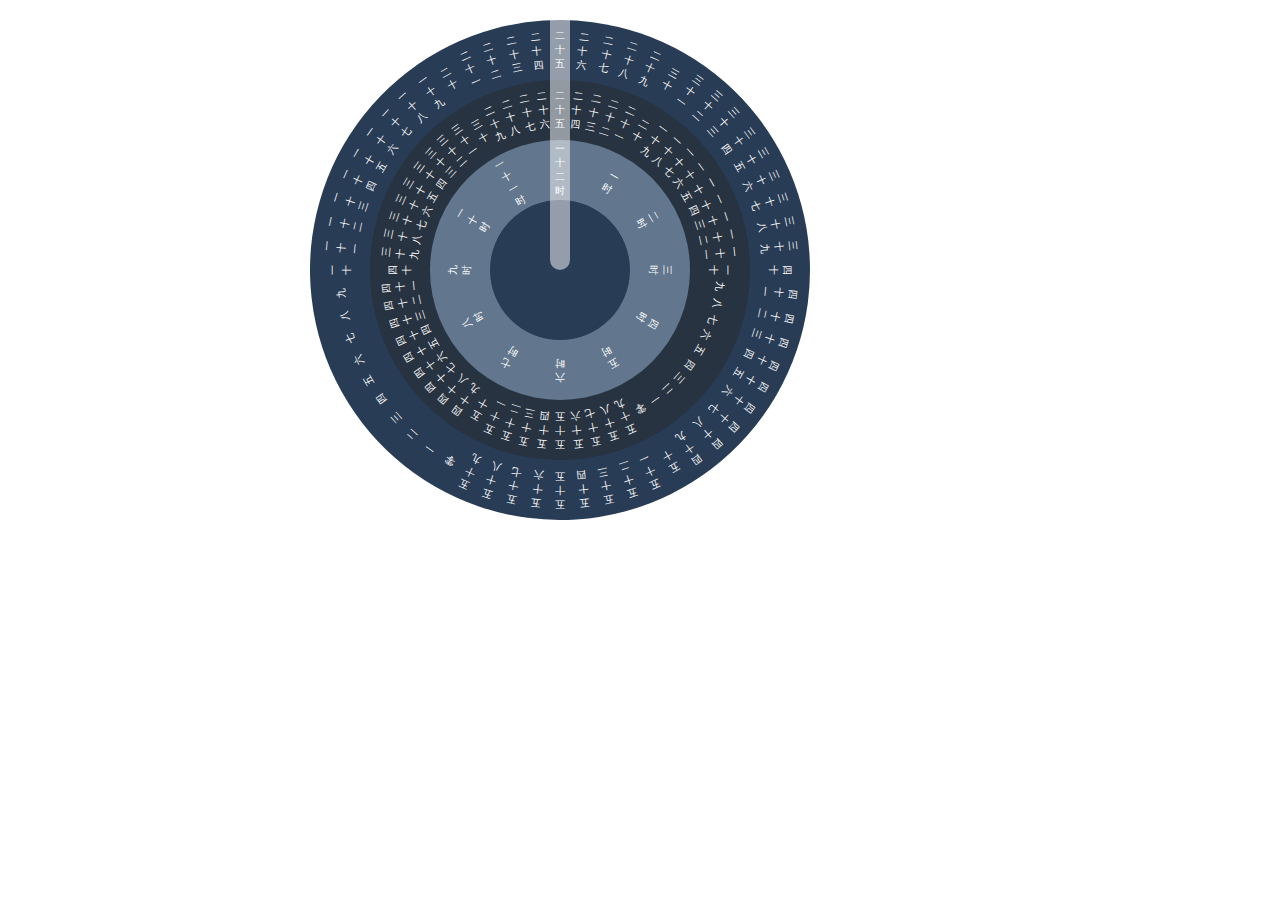
<file: WtlWithCef/data/clock/index.html>
<!DOCTYPE html>
<html lang="en">
<head>
<meta charset="UTF-8">
<title>css3抖音网红文字时钟特效 -爱编程实例，分享jQuery、html5、css3等插件</title>

<link rel="stylesheet" href="css/commen.css">
<link rel="stylesheet" href="css/demo5.css">

<script src="js/jquery-1.10.1.min.js"></script>
<script src="js/rotate.js"></script>
<script src="js/numToChinese.js"></script>
<script src="js/demo5.js"></script>

</head>
<body>
<div class="clock">
    <div class="second">
        <ul></ul>
        <div class="showRod"></div>
        <div class="needle"></div>
    </div>
    <div class="minute">
        <ul></ul>
    </div>
    <div class="hour">
        <ul></ul>
    </div>
    <div class="day"></div>
</div>

<script>
    window.onload = function(){
        secondHtml();
    }
</script>
</body>
</html>
</file>
<file: WtlWithCef/data/clock/css/commen.css>
*{
    margin: 0;padding: 0;
}
html,body{
    font-family: "Microsoft YaHei UI";
}
a{
    text-decoration: none;
}
span,em,b,i{
    font-style: normal;
}
li{
    list-style: none;
}
</file>
<file: WtlWithCef/data/clock/css/demo5.css>
html,body{
    font-size: 62.5%;
    background: transparent;
}
.clock{
    width: 700px;height: 700px;margin: 0 auto;position: relative;z-index: 6;padding-top: 50px;
}
.second{
    width: 502px;height: 502px;position: absolute;left: 20px;top: 20px;
    border-radius: 100%;
}
.second ul{
    width: 500px;height: 500px;position: relative;z-index: 8;
    border-radius: 100%;overflow: hidden;
    background: #293C55;
    /*transform: rotate(6deg);*/
}
.second ul li,.minute ul li,.hour ul li{
    height: 60px;position: absolute;z-index: 9;width: 16px;text-align: center;display: table;
    /*background: #273341;*/padding: 0 2px;
    transform-origin: 10px 0;
}
.second ul li span,.minute ul li span,.hour ul li span{
    display: table-cell;vertical-align: middle;width: 100%;height: 100%;font-size: 10px;color: #fff;
}
.minute{
    width: 380px;height:380px;position: absolute;left: 80px;top: 80px;z-index: 14;border-radius: 100%;
    transform: rotate(6deg);
    background: #273341;
}
.hour{
    width: 260px;height:260px;position: absolute;left: 140px;top: 140px;z-index: 14;border-radius: 100%;
    background: #62778d;
}
.day{
    width: 140px;height: 140px;position: absolute;left: 200px;top: 200px;z-index: 14;border-radius: 100%;
    background: #293C55;
}
.showRod{
    width: 20px;height: 250px;position: absolute;left: 240px;top: 0;z-index: 93;
    background: rgba(255,255,255,0.5);border-bottom-left-radius: 10px;border-bottom-right-radius: 10px;

}
.needle{
    width: 360px;height: 360px;border-radius: 100%;overflow: hidden;position: absolute;
    top: 70px;left: 70px;z-index: 12;
}
</file>
